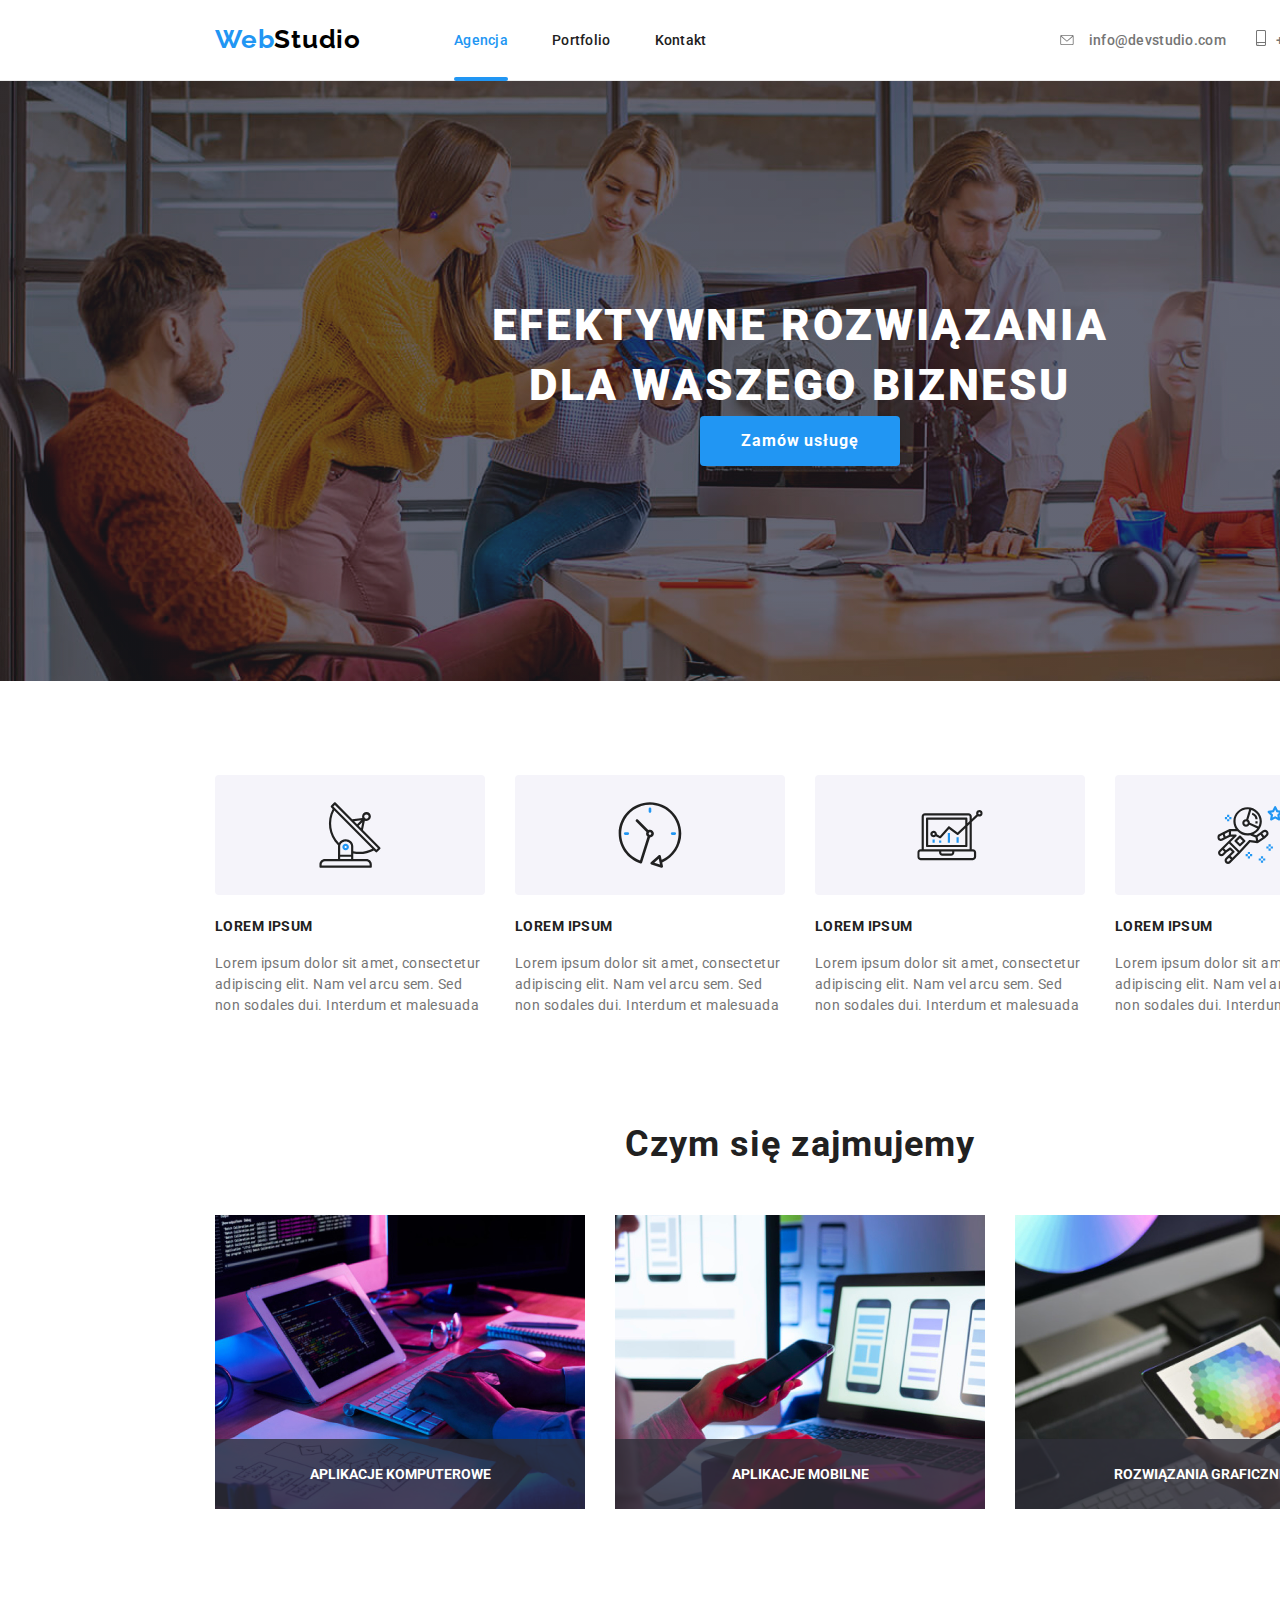
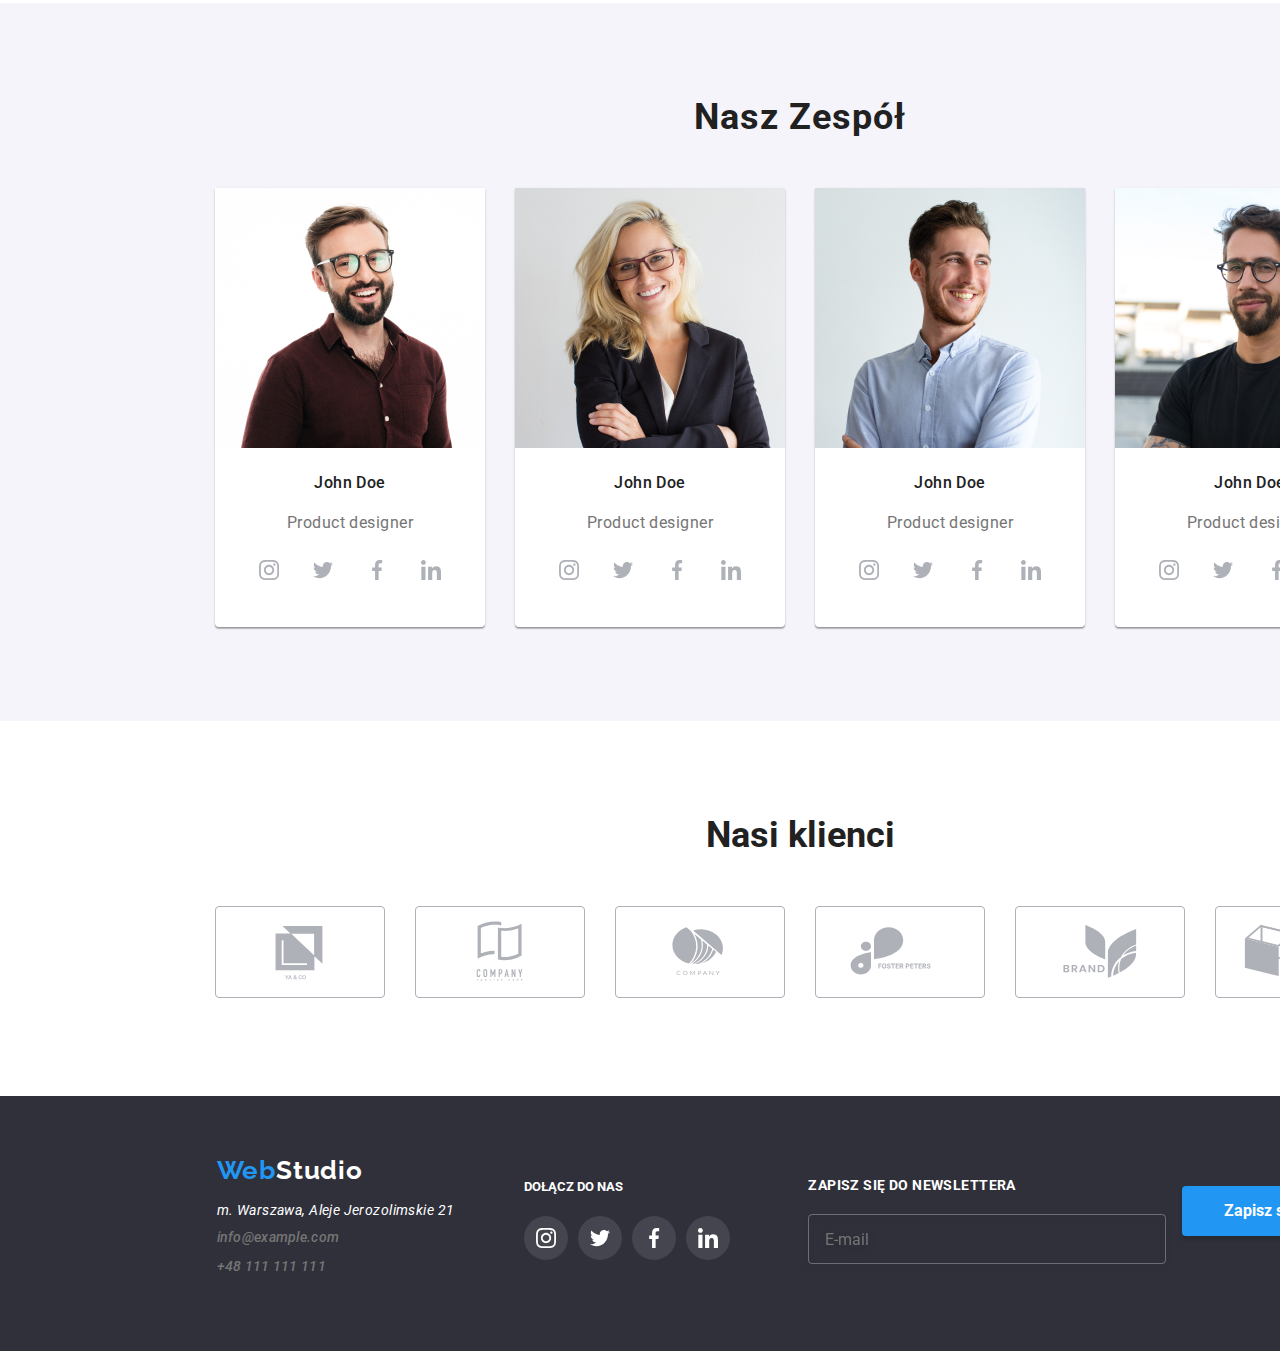
<file: index.html>
<!DOCTYPE html>
<html lang="pl">
  <head>
    <meta charset="UTF-8" />
    <meta name="viewport" content="width=device-width, initial-scale=1.0" />
    <link rel="stylesheet" href="./css/modern-normalize.css" />
    <link rel="stylesheet" href="./css/main.min.css" />
    <link rel="preconnect" href="https://fonts.googleapis.com" />
    <link rel="preconnect" href="https://fonts.gstatic.com" crossorigin />
    <link
      rel="stylesheet"
      href="https://fonts.googleapis.com/css2?family=Raleway&family=Roboto:wght@400;500;700;900&display=swap"
    />

    <link
      href="https://fonts.googleapis.com/css2?family=Oleo+Script&display=swap"
      rel="stylesheet"
    />
    <title>Studio</title>
  </head>
  <body>
    <div class="backdrop is-hidden" data-modal>
      <div class="modal">
        <button class="close-btn" type="button" data-modal-close></button>
        <form class="order" name="order">
          <p>Zostaw swoje dane w formularzu poniżej</p>
          <label class="order__label">
            Imię
            <svg class="form__icon" width="12" height="12">
              <use href="./images/icons.svg#icon-person"></use>
            </svg>
            <input
              class="form__input"
              type="text"
              name="username"
              placeholder=" "
              required
            />
          </label>
          <label class="order__label">
            <svg class="form__icon" width="12" height="12">
              <use href="./images/icons.svg#icon-phone"></use>
            </svg>
            Telefon <input class="form__input" type="tel" name="phone" required
          /></label>
          <label class="order__label">
            <svg class="form__icon" width="12" height="12">
              <use href="./images/icons.svg#icon-email"></use>
            </svg>
            Email <input class="form__input" type="email" name="email" required
          /></label>
          <label class="order__label">
            Komentarz
            <textarea
              class="order__text"
              name="comment"
              placeholder="Wprowadz tekst"
            ></textarea>
          </label>

          <div class="checkbox-wrapper">
            <input
              id="policy"
              class="order__policy-check"
              name="policy"
              type="checkbox"
            />
            <label class="order__policy-label" for="policy">
              Oświadczam iż akceptuję <a href="./index.html">Regulamin</a> i
              <a href="./index.html">Politikę Prywatności</a>
            </label>
          </div>
          <button class="order__submit" type="submit">Wyślij</button>
        </form>
      </div>
    </div>

    <header class="header">
      <div class="container">
        <div class="header__content-box">
          <div class="header__logo-nav-box">
            <a class="logo logo--header" href="./index.html">
              <span class="logo__web">Web</span>Studio
            </a>
            <nav class="nav">
              <ul class="nav__list">
                <li class="nav__item">
                  <a class="nav__link nav__link--current" href="./index.html"
                    >Agencja</a
                  >
                </li>
                <li class="nav__item">
                  <a class="nav__link" href="./portfolio.html">Portfolio</a>
                </li>
                <li class="nav__item">
                  <a class="nav__link" href="./kontakt.html">Kontakt</a>
                </li>
              </ul>
            </nav>
          </div>
          <div class="contact">
            <a class="mail" href="mailto:info@devstudio.com">
              <svg class="mail__icon" width="16" height="10">
                <use href="./images/icons.svg#icon-envelope"></use>
              </svg>
              <span class="mail__address">info@devstudio.com</span>
            </a>

            <a class="phone" href="tel:+48111111111">
              <div class="icon-container">
                <svg class="phone__icon" width="10" height="16">
                  <use href="./images/icons.svg#icon-smartphone"></use>
                </svg>
              </div>
              <span class="phone__number">+48 111 111 111</span>
            </a>
          </div>
        </div>
      </div>
    </header>

    <section class="title">
      <div class="container">
        <h1 class="title__header">EFEKTYWNE ROZWIĄZANIA DLA WASZEGO BIZNESU</h1>
        <button class="title__button" type="button" data-modal-open>
          Zamów usługę
        </button>
      </div>
    </section>

    <section class="content">
      <div class="container">
        <ul class="content__list">
          <li class="content__item">
            <article class="content__box">
              <svg
                class="content__icon"
                width="270"
                height="120"
                viewBox="0 0 60 110"
              >
                <use href="images/icons.svg#icon-antenna"></use>
              </svg>

              <h4 class="content__header">Lorem ipsum</h4>
              <p class="content__p">
                Lorem ipsum dolor sit amet, consectetur adipiscing elit. Nam vel
                arcu sem. Sed non sodales dui. Interdum et malesuada
              </p>
            </article>
          </li>
          <li class="content__item">
            <article class="content__box">
              <svg
                class="content__icon"
                width="270"
                height="120"
                viewBox="0 0 60 110"
              >
                <use href="images/icons.svg#icon-clock"></use>
              </svg>
              <h4 class="content__header">Lorem ipsum</h4>
              <p class="content__p">
                Lorem ipsum dolor sit amet, consectetur adipiscing elit. Nam vel
                arcu sem. Sed non sodales dui. Interdum et malesuada
              </p>
            </article>
          </li>
          <li class="content__item">
            <article class="content__box">
              <svg
                class="content__icon"
                height="120"
                width="270"
                viewBox="0 0 60 110"
              >
                <use href="images/icons.svg#icon-diagram"></use>
              </svg>
              <h4 class="content__header">Lorem ipsum</h4>
              <p class="content__p">
                Lorem ipsum dolor sit amet, consectetur adipiscing elit. Nam vel
                arcu sem. Sed non sodales dui. Interdum et malesuada
              </p>
            </article>
          </li>
          <li class="content__item">
            <article class="content__box">
              <svg
                class="content__icon"
                height="120"
                width="270"
                viewBox="0 0 60 110"
              >
                <use href="images/icons.svg#icon-astronaut"></use>
              </svg>
              <h4 class="content__header">Lorem ipsum</h4>
              <p class="content__p">
                Lorem ipsum dolor sit amet, consectetur adipiscing elit. Nam vel
                arcu sem. Sed non sodales dui. Interdum et malesuada
              </p>
            </article>
          </li>
        </ul>
      </div>
    </section>

    <section class="scope">
      <div class="container">
        <h2 class="scope__header">Czym się zajmujemy</h2>
        <ul class="scope__list">
          <li class="scope__item">
            <div class="scope__box">
              <img
                class="scope__img"
                src="./images/img1.jpg"
                alt="Ręce oparte na klawiaturze w pozycji gotowej do pisania. Obok leży kartka z algorytmem"
                width="370"
                height="294"
              />
              <p>Aplikacje Komputerowe</p>
            </div>
          </li>
          <li class="scope__item">
            <div class="scope__box">
              <img
                class="scope__img"
                src="./images/img2.jpg"
                alt="Ręce trzymające telefon przed ekranem laptopa, na którym wyświetlane są wzory układu elementów aplikacji"
                width="370"
                height="294"
              />
              <p>Aplikacje Mobilne</p>
            </div>
          </li>
          <li class="scope__item">
            <div class="scope__box">
              <img
                class="scope__img"
                src="./images/img3.jpg"
                alt="Ręce trzymające tableta wyświetlającego palete kolorów"
                width="370"
                height="294"
              />
              <p>Rozwiązania Graficzne</p>
            </div>
          </li>
        </ul>
      </div>
    </section>

    <section class="team">
      <div class="container">
        <h2 class="team__header">Nasz Zespół</h2>
        <ul class="team__list">
          <li class="team__item">
            <img
              class="team__img"
              src="./images/person1.jpg"
              alt="Uśmiechnięty mężczyzna z krótkim zarostem w okularach i czerwonej koluszli"
              width="270"
              height="260"
            />
            <h4 class="team__name">John Doe</h4>
            <p class="team__job">Product designer</p>
            <ul class="team__sm">
              <li>
                <a class="team__link" href="./index.html">
                  <svg
                    class="team__icon"
                    height="44"
                    width="44"
                    viewBox="0 0 20 44"
                  >
                    <use href="images/icons.svg#icon-instagram"></use>
                  </svg>
                </a>
              </li>
              <li>
                <a class="team__link" href="./index.html">
                  <svg
                    class="team__icon"
                    height="44"
                    width="44"
                    viewBox="0 0 20 44"
                  >
                    <use href="images/icons.svg#icon-twitter"></use>
                  </svg>
                </a>
              </li>
              <li>
                <a class="team__link" href="./index.html"
                  ><svg
                    class="team__icon"
                    height="44"
                    width="44"
                    viewBox="0 0 20 44"
                  >
                    <use href="images/icons.svg#icon-fb"></use>
                  </svg>
                </a>
              </li>
              <li>
                <a class="team__link" href="./index.html"
                  ><svg
                    class="team__icon"
                    height="44"
                    width="44"
                    viewBox="0 0 20 44"
                  >
                    <use href="images/icons.svg#icon-li"></use>
                  </svg>
                </a>
              </li>
            </ul>
          </li>
          <li class="team__item">
            <img
              class="team__img"
              src="./images/person2.jpg"
              alt="Uśmiechnięta Kobieta w okularach i czarnej marynarce"
              width="270"
              height="260"
            />
            <h4 class="team__name">John Doe</h4>
            <p class="team__job">Product designer</p>
            <ul class="team__sm">
              <li>
                <a class="team__link" href="./index.html">
                  <svg
                    class="team__icon"
                    height="44"
                    width="44"
                    viewBox="0 0 20 44"
                  >
                    <use href="images/icons.svg#icon-instagram"></use>
                  </svg>
                </a>
              </li>
              <li>
                <a class="team__link" href="./index.html">
                  <svg
                    class="team__icon"
                    height="44"
                    width="44"
                    viewBox="0 0 20 44"
                  >
                    <use href="images/icons.svg#icon-twitter"></use>
                  </svg>
                </a>
              </li>
              <li>
                <a class="team__link" href="./index.html"
                  ><svg
                    class="team__icon"
                    height="44"
                    width="44"
                    viewBox="0 0 20 44"
                  >
                    <use href="images/icons.svg#icon-fb"></use>
                  </svg>
                </a>
              </li>
              <li>
                <a class="team__link" href="./index.html"
                  ><svg
                    class="team__icon"
                    height="44"
                    width="44"
                    viewBox="0 0 20 44"
                  >
                    <use href="images/icons.svg#icon-li"></use>
                  </svg>
                </a>
              </li>
            </ul>
          </li>
          <li class="team__item">
            <img
              class="team__img"
              src="./images/person3.jpg"
              alt="Uśmiechnięty mężczyzna w jasnoniebieskiej koszuli"
              width="270"
              height="260"
            />
            <h4 class="team__name">John Doe</h4>
            <p class="team__job">Product designer</p>
            <ul class="team__sm">
              <li>
                <a class="team__link" href="./index.html">
                  <svg
                    class="team__icon"
                    height="44"
                    width="44"
                    viewBox="0 0 20 44"
                  >
                    <use href="images/icons.svg#icon-instagram"></use>
                  </svg>
                </a>
              </li>
              <li>
                <a class="team__link" href="./index.html">
                  <svg
                    class="team__icon"
                    height="44"
                    width="44"
                    viewBox="0 0 20 44"
                  >
                    <use href="images/icons.svg#icon-twitter"></use>
                  </svg>
                </a>
              </li>
              <li>
                <a class="team__link" href="./index.html"
                  ><svg
                    class="team__icon"
                    height="44"
                    width="44"
                    viewBox="0 0 20 44"
                  >
                    <use href="images/icons.svg#icon-fb"></use>
                  </svg>
                </a>
              </li>
              <li>
                <a class="team__link" href="./index.html"
                  ><svg
                    class="team__icon"
                    height="44"
                    width="44"
                    viewBox="0 0 20 44"
                  >
                    <use href="images/icons.svg#icon-li"></use>
                  </svg>
                </a>
              </li>
            </ul>
          </li>
          <li class="team__item">
            <img
              class="team__img"
              src="./images/person4.jpg"
              alt="Mężczyzna z krótkim zarostem w okularach i czarnej koszulce"
              width="270"
              height="260"
            />
            <h4 class="team__name">John Doe</h4>
            <p class="team__job">Product designer</p>
            <ul class="team__sm">
              <li>
                <a class="team__link" href="./index.html">
                  <svg
                    class="team__icon"
                    height="44"
                    width="44"
                    viewBox="0 0 20 44"
                  >
                    <use href="images/icons.svg#icon-instagram"></use>
                  </svg>
                </a>
              </li>
              <li>
                <a class="team__link" href="./index.html">
                  <svg
                    class="team__icon"
                    height="44"
                    width="44"
                    viewBox="0 0 20 44"
                  >
                    <use href="images/icons.svg#icon-twitter"></use>
                  </svg>
                </a>
              </li>
              <li>
                <a class="team__link" href="./index.html"
                  ><svg
                    class="team__icon"
                    height="44"
                    width="44"
                    viewBox="0 0 20 44"
                  >
                    <use href="images/icons.svg#icon-fb"></use>
                  </svg>
                </a>
              </li>
              <li>
                <a class="team__link" href="./index.html"
                  ><svg
                    class="team__icon"
                    height="44"
                    width="44"
                    viewBox="0 0 20 44"
                  >
                    <use href="images/icons.svg#icon-li"></use>
                  </svg>
                </a>
              </li>
            </ul>
          </li>
        </ul>
      </div>
    </section>

    <section class="customers">
      <div class="container">
        <h2 class="customers__header">Nasi klienci</h2>
        <ul class="customers__list">
          <li>
            <a href="./index.html" class="customers__link">
              <svg
                class="customers__icon"
                width="170"
                height="92"
                viewBox="0 0 106 44"
              >
                <use href="images/icons.svg#icon-logo-1"></use>
              </svg>
            </a>
          </li>
          <li>
            <a href="./index.html" class="customers__link">
              <svg
                class="customers__icon"
                width="170"
                height="92"
                viewBox="0 0 106 44"
              >
                <use href="images/icons.svg#icon-logo-2"></use>
              </svg>
            </a>
          </li>
          <li>
            <a href="./index.html" class="customers__link">
              <svg
                class="customers__icon"
                width="170"
                height="92"
                viewBox="0 0 106 44"
              >
                <use href="images/icons.svg#icon-logo-3"></use>
              </svg>
            </a>
          </li>
          <li>
            <a href="./index.html" class="customers__link">
              <svg
                class="customers__icon"
                width="170"
                height="92"
                viewBox="0 0 106 44"
              >
                <use href="images/icons.svg#icon-logo-4"></use>
              </svg>
            </a>
          </li>
          <li>
            <a href="./index.html" class="customers__link">
              <svg
                class="customers__icon"
                width="170"
                height="92"
                viewBox="0 0 106 44"
              >
                <use href="images/icons.svg#icon-logo-5"></use>
              </svg>
            </a>
          </li>
          <li>
            <a href="./index.html" class="customers__link">
              <svg
                class="customers__icon"
                width="170"
                height="92"
                viewBox="0 0 106 44"
              >
                <use href="images/icons.svg#icon-logo-6"></use>
              </svg>
            </a>
          </li>
        </ul>
      </div>
    </section>

    <footer class="footer">
      <div class="container">
        <div class="footer__content">
          <div class="footer__column-1">
            <a class="logo logo--footer" href="./index.html">
              <span class="logo__web">Web</span>Studio
            </a>
            <address>
              <ul class="footer__list">
                <li class="footer__address">
                  m. Warszawa, Aleje Jerozolimskie 21
                </li>
                <li>
                  <a class="footer__mail" href="mailto:info@example.com">
                    info@example.com
                  </a>
                </li>
                <li>
                  <a class="footer__phone" href="tel:+48111111111">
                    +48 111 111 111
                  </a>
                </li>
              </ul>
            </address>
          </div>

          <section class="socials">
            <h5 class="socials__header">Dołącz do nas</h5>
            <ul class="socials__list-icons">
              <li>
                <a href="./index.html" class="socials__link">
                  <svg
                    class="socials__icon"
                    height="44"
                    width="44"
                    viewBox="0 0 20 44"
                  >
                    <use href="images/icons.svg#icon-instagram"></use>
                  </svg>
                </a>
              </li>
              <li>
                <a href="./index.html" class="socials__link">
                  <svg
                    class="socials__icon"
                    height="44"
                    width="44"
                    viewBox="0 0 20 44"
                  >
                    <use href="images/icons.svg#icon-twitter"></use>
                  </svg>
                </a>
              </li>
              <li>
                <a href="./index.html" class="socials__link">
                  <svg
                    class="socials__icon"
                    height="44"
                    width="44"
                    viewBox="0 0 20 44"
                  >
                    <use href="images/icons.svg#icon-fb"></use>
                  </svg>
                </a>
              </li>
              <li>
                <a href="./index.html" class="socials__link">
                  <svg
                    class="socials__icon"
                    height="44"
                    width="44"
                    viewBox="0 0 20 44"
                  >
                    <use href="images/icons.svg#icon-li"></use>
                  </svg>
                </a>
              </li>
            </ul>
          </section>
          <div class="footer__form">
            <form class="newsletter">
              <label class="newsletter__label" for="newsletter">
                Zapisz się do newslettera
              </label>
              <input
                id="newsletter"
                class="newsletter__input"
                name="newsletter"
                type="email"
                placeholder="E-mail"
              />
              <button class="newsletter__submit" type="submit">
                <span class="newsletter__button-text">Zapisz się</span>
                <svg class="newsletter__icon" width="24" height="24">
                  <use href="./images/icons.svg#icon-send"></use>
                </svg>
              </button>
            </form>
          </div>
        </div>
      </div>
    </footer>

    <script src="./js/modal.js"></script>
  </body>
</html>
</file>
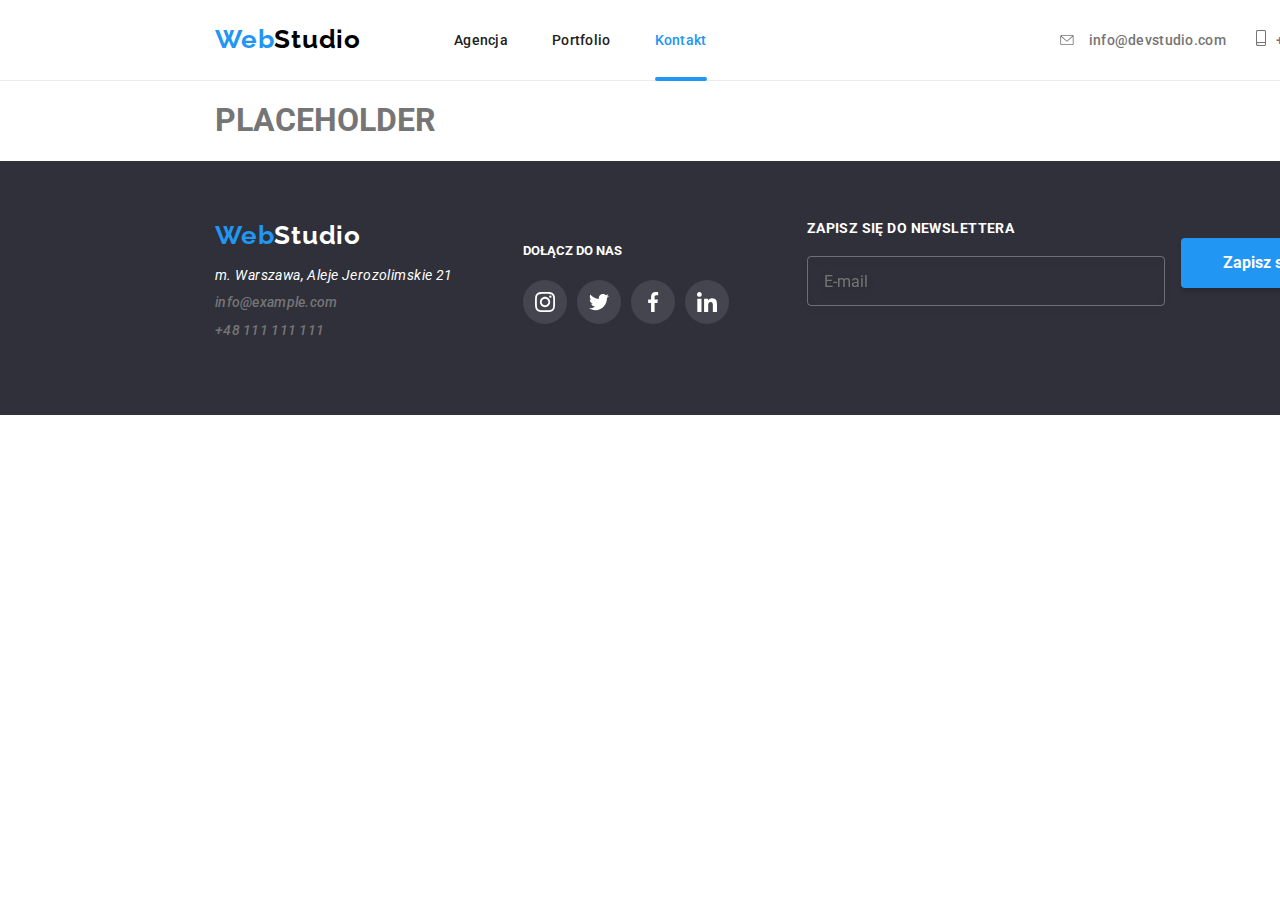
<file: kontakt.html>
<!DOCTYPE html>
<html lang="pl">
  <head>
    <meta charset="UTF-8" />
    <meta name="viewport" content="width=device-width, initial-scale=1.0" />
    <link rel="stylesheet" href="./css/styles.css" />
    <link rel="stylesheet" href="./css/modern-normalize.css" />
    <link rel="preconnect" href="https://fonts.googleapis.com" />
    <link rel="preconnect" href="https://fonts.gstatic.com" crossorigin />
    <link
      rel="stylesheet"
      href="https://fonts.googleapis.com/css2?family=Raleway&family=Roboto:wght@400;500;700;900&display=swap"
    />

    <link
      href="https://fonts.googleapis.com/css2?family=Oleo+Script&display=swap"
      rel="stylesheet"
    />
    <title>Studio</title>
  </head>
  <body id="agencja-page">
    <header class="header">
      <div class="container">
        <div class="header__content-box">
          <div class="header__logo-nav-box">
            <a class="logo logo--header" href="./index.html">
              <span class="logo__web">Web</span>Studio
            </a>
            <nav class="nav">
              <ul class="nav__list">
                <li class="nav__item">
                  <a class="nav__link" href="./index.html">Agencja</a>
                </li>
                <li class="nav__item">
                  <a class="nav__link" href="./portfolio.html">Portfolio</a>
                </li>
                <li class="nav__item">
                  <a class="nav__link nav__link--current" href="./kontakt.html"
                    >Kontakt</a
                  >
                </li>
              </ul>
            </nav>
          </div>
          <div class="contact">
            <a class="mail" href="mailto:info@devstudio.com">
              <svg class="mail__icon" width="16" height="10">
                <use href="./images/icons.svg#icon-envelope"></use>
              </svg>
              <span class="mail__address">info@devstudio.com</span>
            </a>

            <a class="phone" href="tel:+48111111111">
              <div class="icon-container">
                <svg class="phone__icon" width="10" height="16">
                  <use href="./images/icons.svg#icon-smartphone"></use>
                </svg>
              </div>
              <span class="phone__number">+48 111 111 111</span>
            </a>
          </div>
        </div>
      </div>
    </header>
    <main><h1 style="margin-left: 215px">PLACEHOLDER</h1></main>
    <footer class="footer">
      <div class="container">
        <div class="footer__content">
          <div class="footer__column-1">
            <a class="logo logo--footer" href="./index.html">
              <span class="logo__web">Web</span>Studio
            </a>
            <address>
              <ul class="footer__list">
                <li class="footer__address">
                  m. Warszawa, Aleje Jerozolimskie 21
                </li>
                <li>
                  <a class="footer__mail" href="mailto:info@example.com">
                    info@example.com
                  </a>
                </li>
                <li>
                  <a class="footer__phone" href="tel:+48111111111">
                    +48 111 111 111
                  </a>
                </li>
              </ul>
            </address>
          </div>

          <section class="socials">
            <h5 class="socials__header">Dołącz do nas</h5>
            <ul class="socials__list-icons">
              <li>
                <a href="./index.html" class="socials__link">
                  <svg
                    class="socials__icon"
                    height="44"
                    width="44"
                    viewBox="0 0 20 44"
                  >
                    <use href="images/icons.svg#icon-instagram"></use>
                  </svg>
                </a>
              </li>
              <li>
                <a href="./index.html" class="socials__link">
                  <svg
                    class="socials__icon"
                    height="44"
                    width="44"
                    viewBox="0 0 20 44"
                  >
                    <use href="images/icons.svg#icon-twitter"></use>
                  </svg>
                </a>
              </li>
              <li>
                <a href="./index.html" class="socials__link">
                  <svg
                    class="socials__icon"
                    height="44"
                    width="44"
                    viewBox="0 0 20 44"
                  >
                    <use href="images/icons.svg#icon-fb"></use>
                  </svg>
                </a>
              </li>
              <li>
                <a href="./index.html" class="socials__link">
                  <svg
                    class="socials__icon"
                    height="44"
                    width="44"
                    viewBox="0 0 20 44"
                  >
                    <use href="images/icons.svg#icon-li"></use>
                  </svg>
                </a>
              </li>
            </ul>
          </section>
          <div class="footer__form">
            <form class="newsletter">
              <label class="newsletter__label" for="newsletter">
                Zapisz się do newslettera
              </label>
              <input
                id="newsletter"
                class="newsletter__input"
                name="newsletter"
                type="email"
                placeholder="E-mail"
              />
              <button class="newsletter__submit" type="submit">
                <span class="newsletter__button-text">Zapisz się</span>
                <svg class="newsletter__icon" width="24" height="24">
                  <use href="./images/icons.svg#icon-send"></use>
                </svg>
              </button>
            </form>
          </div>
        </div>
      </div>
    </footer>
  </body>
</html>
</file>
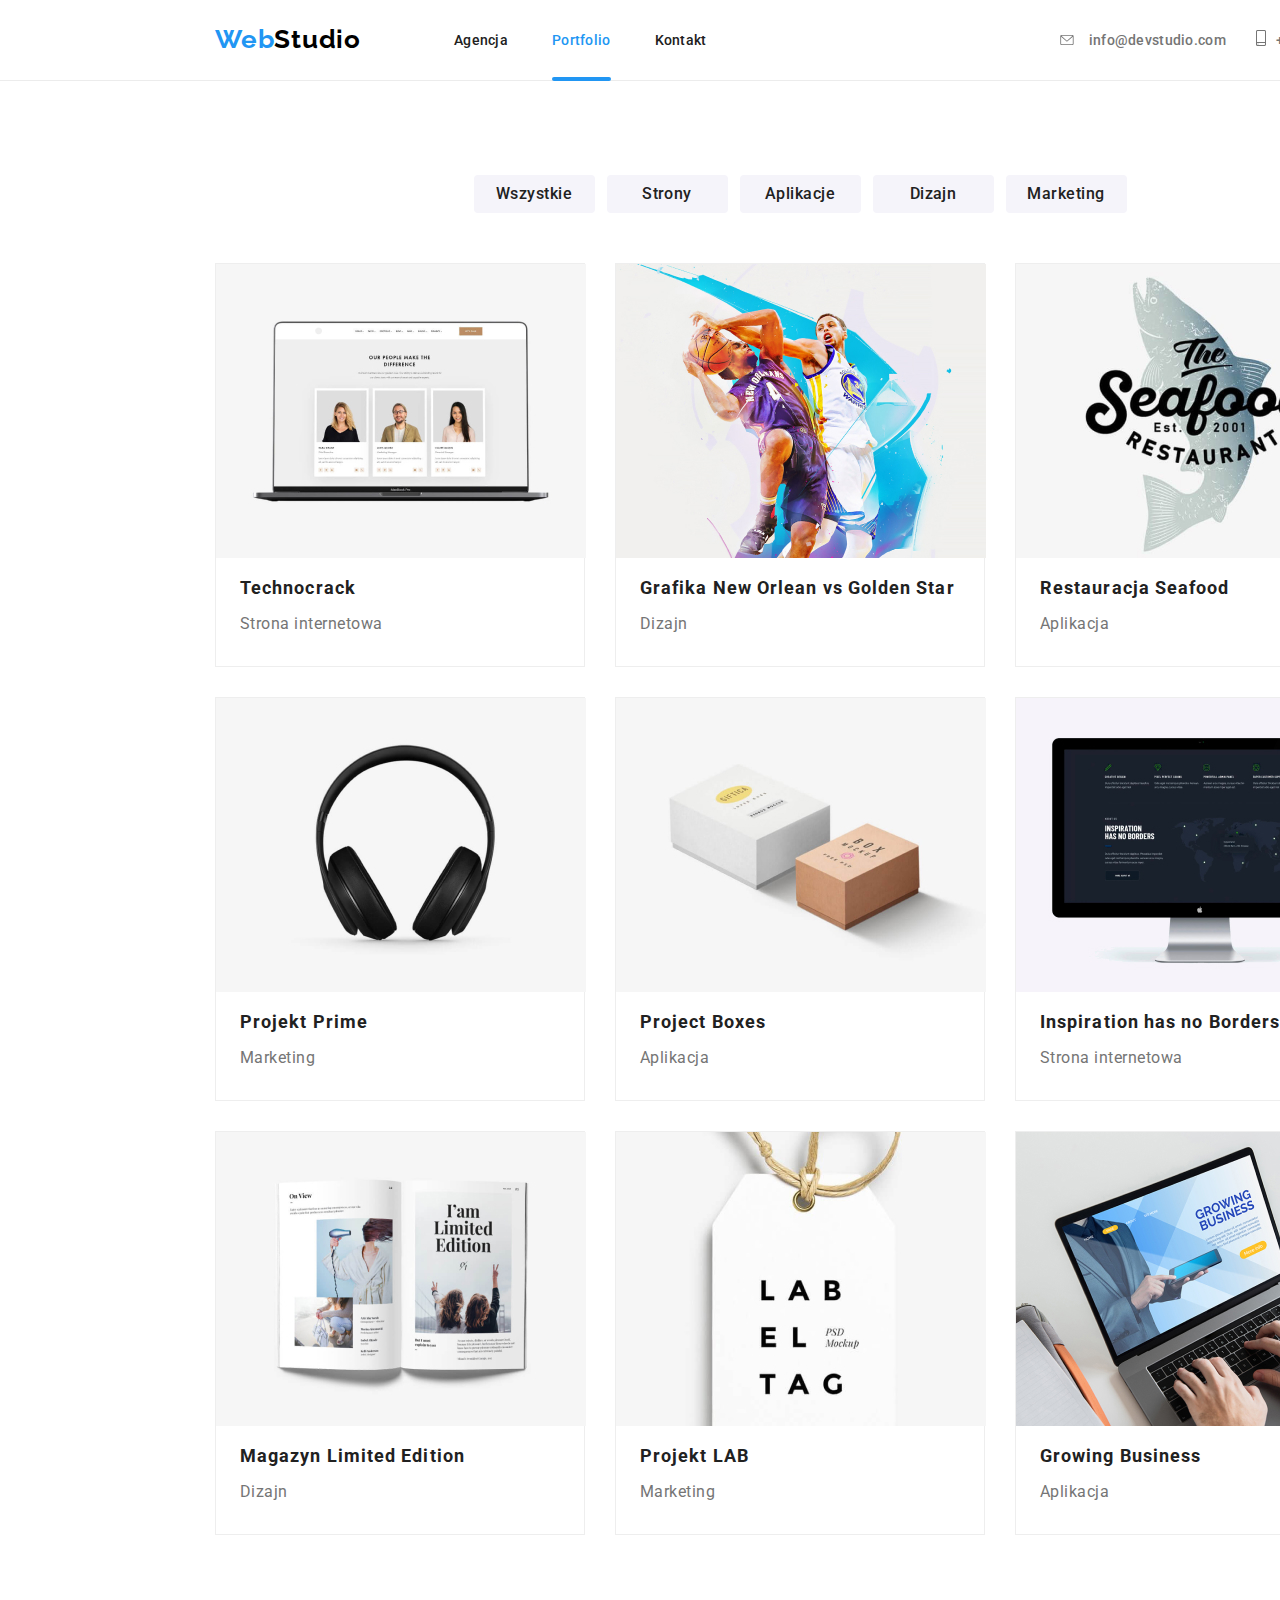
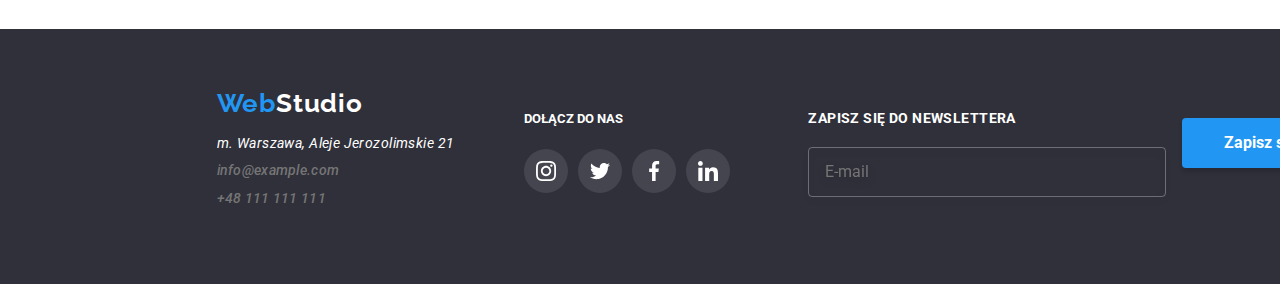
<file: portfolio.html>
<!DOCTYPE html>
<html lang="pl">
  <head>
    <meta charset="UTF-8" />
    <meta name="viewport" content="width=device-width, initial-scale=1.0" />
    <link rel="stylesheet" href="./css/main.min.css" />
    <link rel="stylesheet" href="./css/modern-normalize.css" />
    <link rel="preconnect" href="https://fonts.googleapis.com" />
    <link rel="preconnect" href="https://fonts.gstatic.com" crossorigin />
    <link
      href="https://fonts.googleapis.com/css2?family=Raleway&family=Roboto:wght@400;500;700;900&display=swap"
      rel="stylesheet"
    />
    <title>Studio</title>
  </head>
  <body id="portfolio-page">
    <header class="header">
      <div class="container">
        <div class="header__content-box">
          <div class="header__logo-nav-box">
            <a class="logo logo--header" href="./index.html">
              <span class="logo__web">Web</span>Studio
            </a>
            <nav class="nav">
              <ul class="nav__list">
                <li class="nav__item">
                  <a class="nav__link" href="./index.html">Agencja</a>
                </li>
                <li class="nav__item">
                  <a
                    class="nav__link nav__link--current"
                    href="./portfolio.html"
                    >Portfolio</a
                  >
                </li>
                <li class="nav__item">
                  <a class="nav__link" href="./kontakt.html">Kontakt</a>
                </li>
              </ul>
            </nav>
          </div>
          <div class="contact">
            <a class="mail" href="mailto:info@devstudio.com">
              <svg class="mail__icon" width="16" height="10">
                <use href="./images/icons.svg#icon-envelope"></use>
              </svg>
              <span class="mail__address">info@devstudio.com</span>
            </a>

            <a class="phone" href="tel:+48111111111">
              <div class="icon-container">
                <svg class="phone__icon" width="10" height="16">
                  <use href="./images/icons.svg#icon-smartphone"></use>
                </svg>
              </div>
              <span class="phone__number">+48 111 111 111</span>
            </a>
          </div>
        </div>
      </div>
    </header>

    <main class="main">
      <div class="container">
        <ul class="filters">
          <li class="filters__item">
            <button class="filters__buttons" type="button">Wszystkie</button>
          </li>
          <li class="filters__item">
            <button class="filters__buttons" type="button">Strony</button>
          </li>
          <li class="filters__item">
            <button class="filters__buttons" type="button">Aplikacje</button>
          </li>
          <li class="filters__item">
            <button class="filters__buttons" type="button">Dizajn</button>
          </li>
          <li class="filters__item">
            <button class="filters__buttons" type="button">Marketing</button>
          </li>
        </ul>

        <ul class="products">
          <li class="products__item">
            <div class="products__container">
              <img
                src="./images/portfolio-1.jpg"
                alt="Laptop displaying employees profiles"
                width="370"
                height="294"
              />
              <div class="products__box">
                <p class="products__description">
                  Technocrack jest popularną platformą wykorzystywaną do
                  rozpowszechniania koronawirusa. Firmy wykorzystują tę
                  platformę do celów szpiegowskich i ataków na niezabezpieczone
                  serwery konkurencji
                </p>
              </div>
            </div>
            <h4 class="products__name">Technocrack</h4>
            <p class="products__tag">Strona internetowa</p>
          </li>
          <li class="products__item">
            <div class="products__container">
              <img
                src="./images/portfolio-2.jpg"
                alt="Two basketball players, one is trying to block a shot of the other"
                width="370"
                height="294"
              />

              <div class="products__box">
                <p class="products__description">
                  Technocrack jest popularną platformą wykorzystywaną do
                  rozpowszechniania koronawirusa. Firmy wykorzystują tę
                  platformę do celów szpiegowskich i ataków na niezabezpieczone
                  serwery konkurencji
                </p>
              </div>
            </div>
            <h4 class="products__name">Grafika New Orlean vs Golden Star</h4>
            <p class="products__tag">Dizajn</p>
          </li>
          <li class="products__item">
            <div class="products__container">
              <img
                src="./images/portfolio-3.jpg"
                alt="The Seafood restaurant logo with a fish in the back"
                width="370"
                height="294"
              />

              <div class="products__box">
                <p class="products__description">
                  Technocrack jest popularną platformą wykorzystywaną do
                  rozpowszechniania koronawirusa. Firmy wykorzystują tę
                  platformę do celów szpiegowskich i ataków na niezabezpieczone
                  serwery konkurencji
                </p>
              </div>
            </div>
            <h4 class="products__name">Restauracja Seafood</h4>
            <p class="products__tag">Aplikacja</p>
          </li>
          <li class="products__item">
            <div class="products__container">
              <img
                src="./images/portfolio-4.jpg"
                alt="Blach wireless headphones"
                width="370"
                height="294"
              />
              <div class="products__box">
                <p class="products__description">
                  Technocrack jest popularną platformą wykorzystywaną do
                  rozpowszechniania koronawirusa. Firmy wykorzystują tę
                  platformę do celów szpiegowskich i ataków na niezabezpieczone
                  serwery konkurencji
                </p>
              </div>
            </div>
            <h4 class="products__name">Projekt Prime</h4>
            <p class="products__tag">Marketing</p>
          </li>
          <li class="products__item">
            <div class="products__container">
              <img
                src="./images/portfolio-5.jpg"
                alt="Two boxes on a white background"
                width="370"
                height="294"
              />
              <div class="products__box">
                <p class="products__description">
                  Technocrack jest popularną platformą wykorzystywaną do
                  rozpowszechniania koronawirusa. Firmy wykorzystują tę
                  platformę do celów szpiegowskich i ataków na niezabezpieczone
                  serwery konkurencji
                </p>
              </div>
            </div>
            <h4 class="products__name">Project Boxes</h4>
            <p class="products__tag">Aplikacja</p>
          </li>
          <li class="products__item">
            <div class="products__container">
              <img
                src="./images/portfolio-6.jpg"
                alt="An Apple screen displaying a world map with a sign saying Inspiration has no borders"
                width="370"
                height="294"
              />
              <div class="products__box">
                <p class="products__description">
                  Technocrack jest popularną platformą wykorzystywaną do
                  rozpowszechniania koronawirusa. Firmy wykorzystują tę
                  platformę do celów szpiegowskich i ataków na niezabezpieczone
                  serwery konkurencji
                </p>
              </div>
            </div>
            <h4 class="products__name">Inspiration has no Borders</h4>
            <p class="products__tag">Strona internetowa</p>
          </li>
          <li class="products__item">
            <div class="products__container">
              <img
                src="./images/portfolio-7.jpg"
                alt="Limited edition of a magizne"
                width="370"
                height="294"
              />
              <div class="products__box">
                <p class="products__description">
                  Technocrack jest popularną platformą wykorzystywaną do
                  rozpowszechniania koronawirusa. Firmy wykorzystują tę
                  platformę do celów szpiegowskich i ataków na niezabezpieczone
                  serwery konkurencji
                </p>
              </div>
            </div>
            <h4 class="products__name">Magazyn Limited Edition</h4>
            <p class="products__tag">Dizajn</p>
          </li>
          <li class="products__item">
            <div class="products__container">
              <img
                src="./images/portfolio-8.jpg"
                alt="Label tag"
                width="370"
                height="294"
              />
              <div class="products__box">
                <p class="products__description">
                  Technocrack jest popularną platformą wykorzystywaną do
                  rozpowszechniania koronawirusa. Firmy wykorzystują tę
                  platformę do celów szpiegowskich i ataków na niezabezpieczone
                  serwery konkurencji
                </p>
              </div>
            </div>
            <h4 class="products__name">Projekt LAB</h4>
            <p class="products__tag">Marketing</p>
          </li>
          <li class="products__item">
            <div class="products__container">
              <img
                src="./images/portfolio-9.jpg"
                alt="Laptop displaying growing business website"
                width="370"
                height="294"
              />
              <div class="products__box">
                <p class="products__description">
                  Technocrack jest popularną platformą wykorzystywaną do
                  rozpowszechniania koronawirusa. Firmy wykorzystują tę
                  platformę do celów szpiegowskich i ataków na niezabezpieczone
                  serwery konkurencji
                </p>
              </div>
            </div>
            <h4 class="products__name">Growing Business</h4>
            <p class="products__tag">Aplikacja</p>
          </li>
        </ul>
      </div>
    </main>

    <footer class="footer">
      <div class="container">
        <div class="footer__content">
          <div class="footer__column-1">
            <a class="logo logo--footer" href="./index.html">
              <span class="logo__web">Web</span>Studio
            </a>
            <address>
              <ul class="footer__list">
                <li class="footer__address">
                  m. Warszawa, Aleje Jerozolimskie 21
                </li>
                <li>
                  <a class="footer__mail" href="mailto:info@example.com">
                    info@example.com
                  </a>
                </li>
                <li>
                  <a class="footer__phone" href="tel:+48111111111">
                    +48 111 111 111
                  </a>
                </li>
              </ul>
            </address>
          </div>

          <section class="socials">
            <h5 class="socials__header">Dołącz do nas</h5>
            <ul class="socials__list-icons">
              <li>
                <a href="./index.html" class="socials__link">
                  <svg
                    class="socials__icon"
                    height="44"
                    width="44"
                    viewBox="0 0 20 44"
                  >
                    <use href="images/icons.svg#icon-instagram"></use>
                  </svg>
                </a>
              </li>
              <li>
                <a href="./index.html" class="socials__link">
                  <svg
                    class="socials__icon"
                    height="44"
                    width="44"
                    viewBox="0 0 20 44"
                  >
                    <use href="images/icons.svg#icon-twitter"></use>
                  </svg>
                </a>
              </li>
              <li>
                <a href="./index.html" class="socials__link">
                  <svg
                    class="socials__icon"
                    height="44"
                    width="44"
                    viewBox="0 0 20 44"
                  >
                    <use href="images/icons.svg#icon-fb"></use>
                  </svg>
                </a>
              </li>
              <li>
                <a href="./index.html" class="socials__link">
                  <svg
                    class="socials__icon"
                    height="44"
                    width="44"
                    viewBox="0 0 20 44"
                  >
                    <use href="images/icons.svg#icon-li"></use>
                  </svg>
                </a>
              </li>
            </ul>
          </section>
          <div class="footer__form">
            <form class="newsletter">
              <label class="newsletter__label" for="newsletter">
                Zapisz się do newslettera
              </label>
              <input
                id="newsletter"
                class="newsletter__input"
                name="newsletter"
                type="email"
                placeholder="E-mail"
              />
              <button class="newsletter__submit" type="submit">
                <span class="newsletter__button-text">Zapisz się</span>
                <svg class="newsletter__icon" width="24" height="24">
                  <use href="./images/icons.svg#icon-send"></use>
                </svg>
              </button>
            </form>
          </div>
        </div>
      </div>
    </footer>
  </body>
</html>
</file>
<file: css/styles.css>
:root {
  --dark-font-color: #212121;
  --company-blue: #2196f3;
  --main-font-color: #757575;
  --opaque-bg-color: #2f303a66;
  --dark-background-color: #2f303a;
  --light-background-color: #f5f4fa;
  --list-border-color: #eeeeee;
  --white-color: #ffffff;
  --black-color: #000000;
  --header-border: #ececec;
  --icon-color: #afb1b8;
  --icon-border: #afb1b8;
  --black-opaque: rgba(255, 255, 255, 0.1);
  --grey-opaque: rgba(47, 48, 58, 0.8);
  --blue-opaque: rgba(33, 150, 243, 0.9);
  --transition-timing: cubic-bezier(0.4, 0, 0.2, 1);
}

body {
  font-family: "Roboto";
  color: var(--main-font-color);
}

ul {
  padding: 0;
  list-style: none;
}
.container {
  width: 1600px;
  margin: 0 auto;
}
.container > * {
  margin: 0 auto;
  width: fit-content;
}

.backdrop {
  position: fixed;
  width: 100%;
  height: 100%;
  background-color: rgba(0, 0, 0, 0.2);
  z-index: 1;

  transition-property: visibility, opacity;
  transition-duration: 0.25s;
  opacity: 1;
  visibility: visible;
}

.is-hidden {
  pointer-events: none;
  visibility: hidden;
  opacity: 0;
}

.modal {
  position: absolute;
  width: 528px;
  height: 581px;
  top: 50%;
  left: 50%;
  transform: translateX(-50%) translateY(-50%);
  background: var(--white-color);
  box-shadow: 0px 1px 3px rgba(0, 0, 0, 0.12), 0px 1px 1px rgba(0, 0, 0, 0.14),
    0px 2px 1px rgba(0, 0, 0, 0.2);
  border-radius: 4px;
}

.close-btn {
  width: 30px;
  height: 30px;
  border-radius: 50%;
  border: 1px solid rgba(0, 0, 0, 0.1);
  background: var(--white-color) url("../images/icons/close.svg") no-repeat;
  background-position: 50% 50%;
  position: absolute;
  top: 8px;
  left: 490px;
}

.close-btn:hover,
.close-btn:focus {
  cursor: pointer;
}

.order {
  display: flex;
  flex-wrap: wrap;
  justify-content: center;
  margin-top: 40px;
}

.order > p {
  font-weight: 700;
  font-size: 20px;
  line-height: 1.17;
  text-align: center;
  letter-spacing: 0.03em;
  color: var(--dark-font-color);
  margin: 0px auto 12px;
}

.order__label {
  width: 448px;
  margin-bottom: 4px;
  font-size: 12px;
  line-height: 1;
  position: relative;
}

.form__icon {
  width: 13px;
  height: 13px;
  fill: #000000;
  position: absolute;
  top: 31px;
  left: 15px;
  transition-property: fill, border-color;
  transition-duration: 0.25s;
  transition-timing-function: cubic-bezier(0.4, 0, 0.2, 1);
}

.order__label:focus-within .form__icon {
  fill: var(--company-blue);
}

.order__label:focus-within .form__input {
  outline: none;
  border-color: var(--company-blue);
}
.order__label:focus-within .order__text {
  outline: none;
  border-color: var(--company-blue);
}

.order > label:nth-child(-n + 4) > input {
  width: 448px;
  height: 40px;
  border: 1px solid rgba(33, 33, 33, 0.2);
  border-radius: 4px;
  margin-bottom: 10px;
  margin-top: 4px;
  padding-left: 42px;
}

.order__text {
  width: 448px;
  height: 120px;
  resize: none;
  border: 1px solid rgba(33, 33, 33, 0.2);
  border-radius: 4px;
  margin-bottom: 10px;
  margin-top: 4px;
  padding-left: 16px;
  padding-top: 12px;
  font-size: 12px;
  line-height: 1.17;
}

.order-submit {
  width: 200px;
  height: 50px;
  background: var(--company-blue);
  box-shadow: 0px 4px 4px rgba(0, 0, 0, 0.15);
  border-radius: 4px;
  border: none;
  color: white;
  margin-top: 30px;
}

.policy-label {
  margin-left: 15px;
  font-size: 14px;
  line-height: 1.71;
  letter-spacing: 0.03em;
  cursor: pointer;
  position: relative;
  width: 448px;
}

.policy-check {
  height: 16px;
  width: 16px;
  cursor: pointer;
  appearance: none;
}
.policy-label::before {
  display: block;
  position: absolute;
  left: -23px;
  top: 4px;
  content: "";
  width: 16px;
  height: 15px;
  border: 2px solid var(--dark-font-color);
  border-radius: 3px;
  transition-property: border, background-image;
  transition-duration: 0.25s;
  transition-timing-function: cubic-bezier(0.4, 0, 0.2, 1);
  background-repeat: no-repeat;
  background-size: auto 100%;
  background-position: center;
}

.policy-check:checked + .policy-label::before {
  border: none;
  background-image: url("../images/icons/check.svg");
}
.footer__form {
  width: 575px;
  margin-left: 78px;
  display: flex;
  flex-wrap: wrap;
}

.newsletter__input {
  width: 358px;
  height: 50px;

  border: 1px solid rgba(255, 255, 255, 0.3);
  filter: drop-shadow(0px 4px 4px rgba(0, 0, 0, 0.15));
  border-radius: 4px;
  margin-top: 20px;
  padding-left: 16px;
  background-color: transparent;
}

.newsletter__submit {
  width: 200px;
  height: 50px;
  background: var(--company-blue);
  box-shadow: 0px 4px 4px rgba(0, 0, 0, 0.15);
  border-radius: 4px;
  border: none;
  color: white;

  font-weight: 700;
  font-size: 16px;
  line-height: 1.88;

  margin-left: 12px;

  position: relative;
}

.newsletter__label {
  width: 358px;
  color: white;
  font-weight: 700;
  font-size: 14px;
  line-height: 1.12;
  letter-spacing: 0.03em;
  text-transform: uppercase;
  display: block;
}

.header {
  border-bottom: 1px solid var(--header-border);
}

.header > .container {
  height: 80px;
  display: flex;
  align-items: center;
  align-content: center;
}

.container > .header__content-box {
  width: 1170px;
  display: flex;
  justify-content: space-between;
}

.title > .container {
  height: 600px;
  display: flex;
  align-items: center;
  justify-content: center;
  flex-direction: column;
  background-color: var(--dark-background-color);
  background-image: linear-gradient(
      to bottom,
      var(--opaque-bg-color) 0%,
      var(--opaque-bg-color) 100%
    ),
    url(../images/Background-1.jpg);
  background-size: cover;
  padding-top: 94px;
  padding-bottom: 94px;
}

.content__icon {
  background-color: var(--light-background-color);
  border-radius: 4px;
}

.header__logo-nav-box {
  display: flex;
  align-items: center;
  justify-content: space-between;

  /* margin-left: 215px; */
}

.contact {
  display: flex;
  align-items: center;
  justify-content: space-between;
}

.title__header {
  width: 696px;

  font-weight: 900;
  font-size: 44px;
  line-height: 1.36;

  text-align: center;
  letter-spacing: 0.06em;
  text-transform: uppercase;
  color: var(--white-color);
}

.title__button {
  width: 200px;
  height: 50px;

  background: var(--company-blue);
  box-shadow: 0px 4px 4px rgba(0, 0, 0, 0.15);
  border-radius: 4px;
  border: none;

  color: var(--white-color);
  font-weight: 700;

  align-items: center;
  text-align: center;
  letter-spacing: 0.06em;
}

.title__button:hover {
  cursor: pointer;
}

.logo {
  font-family: "Raleway";
  text-decoration: none;
  font-weight: 700;
  font-size: 26px;
  letter-spacing: 0.03em;
}

.logo--header {
  margin-right: 93px;
  color: var(--black-color);
}

.logo--footer {
  margin-bottom: 20px;
  color: var(--white-color);
}

.logo__web {
  color: var(--company-blue);
}

.nav__item {
  display: inline;
  margin-right: 40px;
}

.nav__item:last-child {
  margin-right: 0;
}

.nav__link {
  text-decoration: none;
  font-weight: 500;
  font-size: 14px;
  letter-spacing: 0.02em;
  color: var(--dark-font-color);
}

.nav__link--current {
  color: var(--company-blue);
  position: relative;
}

.nav__link--current::after {
  border-radius: 4px;
  content: "";
  width: 100%;
  height: 4px;
  background-color: var(--company-blue);
  display: inline-block;
  position: absolute;
  top: 45px;
  left: 0;
}

.mail {
  text-decoration: none;
  color: var(--main-font-color);
  margin-right: 30px;
  font-weight: 500;
  font-size: 14px;
  letter-spacing: 0.02em;

  transition-property: color;
  transition-duration: 0.25s;
  transition-timing-function: var(--transition-timing);
}

.mail:hover {
  color: var(--company-blue);
  cursor: pointer;
}

.mail__icon {
  fill: var(--main-font-color);
  transition-property: fill;
  transition-duration: 0.25s;
  transition-timing-function: var(--transition-timing);
}

.mail:hover > .mail__icon,
.mail:focus > .mail__icon {
  fill: var(--company-blue);
}

.mail:focus {
  color: var(--company-blue);
}

.phone {
  display: inline-flex;
  align-items: center;

  text-decoration: none;
  color: var(--mian-font-color);
  font-weight: 500;
  font-size: 14px;
  letter-spacing: 0.02em;
  transition-property: color;
  transition-duration: 0.25s;
  transition-timing-function: var(--transition-timing);
}

.phone__number {
  margin-left: 10px;
}

.mail__address {
  margin-left: 10px;
}

.phone:hover {
  color: var(--company-blue);
  cursor: pointer;
}

.phone:focus {
  color: var(--company-blue);
}

.phone__icon {
  fill: var(--main-font-color);
  transition-property: fill;
  transition-duration: 0.25s;
  transition-timing-function: var(--transition-timing);
}

.phone:hover .phone__icon,
.phone:focus .phone__icon {
  fill: var(--company-blue);
}

.content {
  padding-top: 94px;
  padding-bottom: 94px;
}

.content__list {
  list-style-type: none;
}

.content__list {
  display: flex;
  gap: 30px;
}

.content__header {
  font-weight: 700;
  font-size: 14px;
  letter-spacing: 0.03em;
  text-transform: uppercase;

  color: var(--dark-font-color);
}
.content__p {
  width: 270px;

  font-weight: 400;
  font-size: 14px;
  line-height: 1.5;
  letter-spacing: 0.03em;
}

.scope {
  padding-bottom: 94px;
}

.scope__header {
  margin: auto;
  font-weight: 700;
  font-size: 36px;
  text-align: center;
  letter-spacing: 0.03em;

  color: var(--dark-font-color);
}

.scope__list {
  list-style-type: none;
  margin-top: 50px;
  display: flex;
  gap: 30px;
}

.scope__list > .scope__box > li:first-child {
  margin-left: 0;
}

.scope__box {
  width: 370px;
  height: 294px;
  position: relative;
}

.scope__box > p {
  background: var(--grey-opaque);
  color: var(--white-color);
  text-transform: uppercase;
  position: absolute;
  bottom: 0;
  width: 370px;
  height: 70px;
  margin: 0;
  display: flex;
  align-items: center;
  justify-content: center;
  font-weight: 700;
  font-size: 14px;
}

.team {
  padding-top: 94px;
  padding-bottom: 94px;

  background: var(--light-background-color);
}

.team__list {
  list-style-type: none;
  display: flex;
  gap: 30px;
  /* margin-left: 215px; */
  margin-top: 50px;
}

.team__header {
  margin: auto;
  font-weight: 700;
  font-size: 36px;
  text-align: center;
  letter-spacing: 0.03em;
  color: var(--dark-font-color);
}

.team__item {
  width: 270px;
  /* height: 368px; */

  box-shadow: 0px 1px 3px rgba(0, 0, 0, 0.12), 0px 1px 1px rgba(0, 0, 0, 0.14),
    0px 2px 1px rgba(0, 0, 0, 0.2);
  border-radius: 0px 0px 4px 4px;
  background: var(--white-color);
  padding-bottom: 30px;
}

.team__name {
  font-weight: 500;

  text-align: center;
  letter-spacing: 0.03em;

  color: var(--dark-font-color);
}

.team__job {
  font-weight: 400;

  text-align: center;
  letter-spacing: 0.03em;
}

.team__sm {
  display: flex;
  justify-content: flex-start;
  gap: 10px;
}
.team__sm > li {
  margin: 0;
}
.team__icon {
  fill: var(--icon-color);
  border-radius: 50%;
  transition-property: fill, background-color;
  transition-duration: 0.25s;
  transition-timing-function: var(--transition-timing);
}

.team__sm > li:first-child {
  margin-left: 32px;
}

.team__link:hover > .team__icon,
.team__link:focus > .team__icon {
  fill: white;
  background-color: var(--company-blue);
}

.customers > .container {
  /* padding: 94px 0 94px 215px; */
  padding: 94px 0;
}

.customers__header {
  margin: 0 auto 50px;
  text-align: center;
  font-weight: 700;
  font-size: 36px;
  color: var(--dark-font-color);
}

.customers__list {
  display: flex;
  gap: 30px;
}

.customers__icon {
  border: 1px solid var(--icon-border);
  border-radius: 4px;
  fill: var(--icon-color);
  transition-property: fill, border-color;
  transition-duration: 0.25s;
  transition-timing-function: var(--transition-timing);
}
.customers__icon:hover,
.customers__link:focus > .customers__icon {
  fill: var(--company-blue);
  border-color: var(--company-blue);
  cursor: pointer;
}

.footer {
  background: var(--dark-background-color);
}

.footer > .container > .footer__content {
  margin: 0 auto;
  width: 1170px;
  display: flex;
  justify-content: flex-start;
  padding: 60px 0;
}

.footer__list {
  list-style-type: none;
  padding-inline-start: 0px;
}

.footer__list > li {
  margin: 10px 0;
}

.footer__address {
  font-weight: 400;
  font-size: 14px;

  letter-spacing: 0.03em;

  color: var(--white-color);
}

.footer__mail {
  text-decoration: none;
  color: var(--mian-font-color);

  font-weight: 500;
  font-size: 14px;
  letter-spacing: 0.02em;
  transition-property: color;
  transition-duration: 0.25s;
  transition-timing-function: var(--transition-timing);
}

.footer__mail:hover {
  color: var(--company-blue);
}

.footer__mail:focus {
  color: var(--company-blue);
}

.footer__phone {
  text-decoration: none;
  color: var(--mian-font-color);

  font-weight: 500;
  font-size: 14px;
  letter-spacing: 0.02em;
  transition-property: color;
  transition-duration: 0.25s;
  transition-timing-function: var(--transition-timing);
}

.footer__phone:hover {
  color: var(--company-blue);
}

.footer__phone:focus {
  color: var(--company-blue);
}

.socials {
  display: inline;
  margin-left: 70px;
}

.socials__header {
  text-transform: uppercase;
  color: var(--white-color);
}

.socials__list-icons {
  display: flex;
  gap: 10px;
}

.socials__icon {
  fill: var(--white-color);
  background-color: var(--black-opaque);
  border-radius: 50%;
  transition-property: background-color;
  transition-duration: 0.25s;
  transition-timing-function: var(--transition-timing);
}

.socials__icon:hover,
.socials__link:focus > .socials__icon {
  background-color: var(--company-blue);
  cursor: pointer;
}

.newsletter__icon {
  position: absolute;
  top: 13px;
  left: 148px;
  /* margin-left: 24px;
                                                                margin-top: 13px; */
}

.newsletter__button-text {
  position: absolute;
  top: 10px;
  left: 42px;
}

.filters {
  list-style-type: none;
  justify-content: center;
  padding-inline-start: 0;
  margin-bottom: 50px;
}
.filters__item {
  display: inline;
  margin-left: 8px;
}
.filters__item:first-child {
  margin-left: 0;
}

.filters__buttons {
  width: 121px;
  height: 38px;

  background: var(--light-background-color);
  border-radius: 4px;

  font-weight: 500;

  text-align: center;
  letter-spacing: 0.03em;
  border: none;

  color: var(--dark-font-color);

  transition-property: background-color, box-shadow, color;
  transition-duration: 0.25s;
  transition-timing-function: var(--transition-timing);
}

.filters__buttons:hover,
.filters__buttons:focus {
  background: var(--company-blue);

  box-shadow: 0px 3px 1px rgba(0, 0, 0, 0.1), 0px 1px 2px rgba(0, 0, 0, 0.08),
    0px 2px 2px rgba(0, 0, 0, 0.12);

  cursor: pointer;
  color: var(--white-color);
}

.products {
  list-style-type: none;
  padding-inline-start: 0;
  display: flex;
  flex-wrap: wrap;
  gap: 30px;
  width: 1170px;
}

.products__item {
  width: 370px;
  height: 404px;
  position: relative;
  border: 1px solid var(--list-border-color);
  transition-property: box-shadow;
  transition-duration: 0.25s;
  transition-timing-function: var(--transition-timing);
}
.products__item:hover {
  box-shadow: 0px 1px 1px rgba(0, 0, 0, 0.12), 0px 4px 4px rgba(0, 0, 0, 0.06),
    1px 4px 6px rgba(0, 0, 0, 0.16);
}
.products__item:hover .products__box {
  transform: translate(0, 0);
}

.products__container {
  position: relative;
  width: 370px;
  height: 294px;
  overflow: hidden;
}

.products__box {
  position: absolute;
  top: 0;
  left: 0;
  display: flex;
  width: 370px;
  height: 294px;
  justify-content: center;
  align-items: center;
  background: var(--blue-opaque);
  transform: translate(0, 300px);
  transition-property: transform;
  transition-duration: 0.25s;
  transition-timing-function: var(--transition-timing);
}

.products__box > p {
  width: 301px;
  margin: 0 auto;

  color: var(--white-color);
  font-size: 18px;
  line-height: 1.56;
  text-align: left;
}

.products__name {
  font-weight: 700;
  font-size: 18px;
  margin: 20px 0px 8px 24px;

  letter-spacing: 0.06em;

  color: var(--dark-font-color);
}

.products__tag {
  font-weight: 400;
  margin-left: 24px;
  letter-spacing: 0.03em;
}
</file>
<file: css/main.min.css>
:root{--dark-font-color: #212121;--company-blue: #2196f3;--main-font-color: #757575;--opaque-bg-color: #2f303a66;--dark-background-color: #2f303a;--light-background-color: #f5f4fa;--list-border-color: #eeeeee;--white-color: #ffffff;--black-color: #000000;--header-border: #ececec;--icon-color: #afb1b8;--icon-border: #afb1b8;--black-opaque: rgba(255, 255, 255, 0.1);--grey-opaque: rgba(47, 48, 58, 0.8);--blue-opaque: rgba(33, 150, 243, 0.9);--transition-timing: cubic-bezier(0.4, 0, 0.2, 1);--dark-blue: rgb(53, 90, 255)}.logo{font-family:"Raleway";text-decoration:none;font-weight:700;font-size:26px;letter-spacing:.03em}.logo--header{margin-right:93px;color:var(--black-color)}.logo--footer{margin-bottom:20px;color:var(--white-color)}.logo__web{color:var(--company-blue)}.header{border-bottom:1px solid var(--header-border)}.header>.container{height:80px;display:-webkit-box;display:-ms-flexbox;display:flex;-webkit-box-align:center;-ms-flex-align:center;align-items:center;-ms-flex-line-pack:center;align-content:center}.header>.container>.header__content-box{width:1170px;display:-webkit-box;display:-ms-flexbox;display:flex;-webkit-box-pack:justify;-ms-flex-pack:justify;justify-content:space-between}.header__logo-nav-box{display:-webkit-box;display:-ms-flexbox;display:flex;-webkit-box-align:center;-ms-flex-align:center;align-items:center;-webkit-box-pack:justify;-ms-flex-pack:justify;justify-content:space-between}.nav__item{display:inline;margin-right:40px}.nav__item:last-child{margin-right:0}.nav__link{text-decoration:none;font-weight:500;font-size:14px;letter-spacing:.02em;color:var(--dark-font-color)}.nav__link--current{color:var(--company-blue);position:relative}.nav__link--current::after{border-radius:4px;content:"";width:100%;height:4px;background-color:var(--company-blue);display:inline-block;position:absolute;top:45px;left:0}.contact{display:-webkit-box;display:-ms-flexbox;display:flex;-webkit-box-align:center;-ms-flex-align:center;align-items:center;-webkit-box-pack:justify;-ms-flex-pack:justify;justify-content:space-between}.mail{text-decoration:none;color:var(--main-font-color);margin-right:30px;font-weight:500;font-size:14px;letter-spacing:.02em;-webkit-transition-property:color;transition-property:color;-webkit-transition-duration:.25s;transition-duration:.25s;-webkit-transition-timing-function:var(--transition-timing);transition-timing-function:var(--transition-timing)}.mail:hover{color:var(--company-blue);cursor:pointer}.mail__icon{fill:var(--main-font-color);-webkit-transition-property:fill;transition-property:fill;-webkit-transition-duration:.25s;transition-duration:.25s;-webkit-transition-timing-function:var(--transition-timing);transition-timing-function:var(--transition-timing)}.mail:hover>.mail__icon{fill:var(--company-blue)}.mail:focus>.mail__icon{fill:var(--company-blue)}.mail:focus{color:var(--company-blue)}.mail__address{margin-left:10px}.phone{display:-webkit-inline-box;display:-ms-inline-flexbox;display:inline-flex;-webkit-box-align:center;-ms-flex-align:center;align-items:center;text-decoration:none;color:var(--mian-font-color);font-weight:500;font-size:14px;letter-spacing:.02em;-webkit-transition-property:color;transition-property:color;-webkit-transition-duration:.25s;transition-duration:.25s;-webkit-transition-timing-function:var(--transition-timing);transition-timing-function:var(--transition-timing)}.phone__number{margin-left:10px}.phone:hover{color:var(--company-blue);cursor:pointer}.phone:focus{color:var(--company-blue)}.phone__icon{fill:var(--main-font-color);-webkit-transition-property:fill;transition-property:fill;-webkit-transition-duration:.25s;transition-duration:.25s;-webkit-transition-timing-function:var(--transition-timing);transition-timing-function:var(--transition-timing)}.phone:hover .phone__icon{fill:var(--company-blue)}.phone:focus .phone__icon{fill:var(--company-blue)}.footer{background:var(--dark-background-color)}.footer__content{margin:0 auto;width:1170px;display:-webkit-box;display:-ms-flexbox;display:flex;-webkit-box-pack:start;-ms-flex-pack:start;justify-content:flex-start;padding:60px 0}.footer__list{list-style-type:none;-webkit-padding-start:0px;padding-inline-start:0px}.footer__list>li{margin:10px 0}.footer__address{font-weight:400;font-size:14px;letter-spacing:.03em;color:var(--white-color)}.footer__mail{text-decoration:none;color:var(--mian-font-color);font-weight:500;font-size:14px;letter-spacing:.02em;-webkit-transition-property:color;transition-property:color;-webkit-transition-duration:.25s;transition-duration:.25s;-webkit-transition-timing-function:var(--transition-timing);transition-timing-function:var(--transition-timing)}.footer__mail:hover{color:var(--company-blue)}.footer__mail:focus{color:var(--company-blue)}.footer__phone{text-decoration:none;color:var(--mian-font-color);font-weight:500;font-size:14px;letter-spacing:.02em;-webkit-transition-property:color;transition-property:color;-webkit-transition-duration:.25s;transition-duration:.25s;-webkit-transition-timing-function:var(--transition-timing);transition-timing-function:var(--transition-timing)}.footer__phone:hover{color:var(--company-blue)}.footer__phone:focus{color:var(--company-blue)}.footer__form{width:575px;margin-left:78px;padding-top:22px;display:-webkit-box;display:-ms-flexbox;display:flex;-ms-flex-wrap:wrap;flex-wrap:wrap}.socials{display:inline;margin-left:70px}.socials__header{text-transform:uppercase;color:var(--white-color)}.socials__list-icons{display:-webkit-box;display:-ms-flexbox;display:flex;gap:10px}.socials__icon{fill:var(--white-color);background-color:var(--black-opaque);border-radius:50%;-webkit-transition-property:background-color;transition-property:background-color;-webkit-transition-duration:.25s;transition-duration:.25s;-webkit-transition-timing-function:var(--transition-timing);transition-timing-function:var(--transition-timing)}.socials__icon:hover{background-color:var(--company-blue);cursor:pointer}.socials__link:focus>.socials__icon{background-color:var(--company-blue);cursor:pointer}.newsletter__icon{position:absolute;top:13px;left:148px}.newsletter__button-text{position:absolute;top:10px;left:42px}.newsletter__submit{width:200px;height:50px;background:var(--company-blue);-webkit-box-shadow:0px 4px 4px rgba(0,0,0,.15);box-shadow:0px 4px 4px rgba(0,0,0,.15);border-radius:4px;border:none;color:#fff;font-weight:700;font-size:16px;line-height:1.88;margin-left:12px;position:relative;top:-10px;-webkit-transition-property:background-color;transition-property:background-color;-webkit-transition-duration:.25s;transition-duration:.25s;-webkit-transition-timing-function:cubic-bezier(0.4, 0, 0.2, 1);transition-timing-function:cubic-bezier(0.4, 0, 0.2, 1)}.newsletter__submit:hover{text-decoration:underline;cursor:pointer;background-color:var(--dark-blue)}.newsletter__submit:hover .newsletter__button-text{text-decoration:underline}.newsletter__submit:focus{text-decoration:underline;cursor:pointer;background-color:var(--dark-blue)}.newsletter__submit:focus .newsletter__button-text{text-decoration:underline;cursor:pointer;background-color:var(--dark-blue)}.newsletter__submit .newsletter__button-text{-webkit-transition-property:background-color;transition-property:background-color;-webkit-transition-duration:.25s;transition-duration:.25s;-webkit-transition-timing-function:cubic-bezier(0.4, 0, 0.2, 1);transition-timing-function:cubic-bezier(0.4, 0, 0.2, 1)}.newsletter__label{width:358px;color:#fff;font-weight:700;font-size:14px;line-height:1.12;letter-spacing:.03em;text-transform:uppercase;display:block}.newsletter__input{width:358px;height:50px;border:1px solid rgba(255,255,255,.3);-webkit-filter:drop-shadow(0px 4px 4px rgba(0, 0, 0, 0.15));filter:drop-shadow(0px 4px 4px rgba(0, 0, 0, 0.15));border-radius:4px;margin-top:20px;padding-left:16px;background-color:rgba(0,0,0,0)}.content{padding-top:94px;padding-bottom:94px}.content__list{display:-webkit-box;display:-ms-flexbox;display:flex;gap:30px}.content__header{font-weight:700;font-size:14px;letter-spacing:.03em;text-transform:uppercase;color:var(--dark-font-color)}.content__p{width:270px;font-weight:400;font-size:14px;line-height:1.5;letter-spacing:.03em}.content__icon{background-color:var(--light-background-color);border-radius:4px}.scope{padding-bottom:94px}.scope__header{margin:auto;font-weight:700;font-size:36px;text-align:center;letter-spacing:.03em;color:var(--dark-font-color)}.scope .scope__list{list-style-type:none;margin-top:50px;display:-webkit-box;display:-ms-flexbox;display:flex;gap:30px}.scope__box{width:370px;height:294px;position:relative}.scope__box>p{background:var(--grey-opaque);color:var(--white-color);text-transform:uppercase;position:absolute;bottom:0;width:370px;height:70px;margin:0;display:-webkit-box;display:-ms-flexbox;display:flex;-webkit-box-align:center;-ms-flex-align:center;align-items:center;-webkit-box-pack:center;-ms-flex-pack:center;justify-content:center;font-weight:700;font-size:14px}.team{padding-top:94px;padding-bottom:94px;background:var(--light-background-color)}.team .team__list{list-style-type:none;display:-webkit-box;display:-ms-flexbox;display:flex;gap:30px;margin-top:50px}.team__header{margin:auto;font-weight:700;font-size:36px;text-align:center;letter-spacing:.03em;color:var(--dark-font-color)}.team__item{width:270px;-webkit-box-shadow:0px 1px 3px rgba(0,0,0,.12),0px 1px 1px rgba(0,0,0,.14),0px 2px 1px rgba(0,0,0,.2);box-shadow:0px 1px 3px rgba(0,0,0,.12),0px 1px 1px rgba(0,0,0,.14),0px 2px 1px rgba(0,0,0,.2);border-radius:0px 0px 4px 4px;background:var(--white-color);padding-bottom:30px}.team__name{font-weight:500;text-align:center;letter-spacing:.03em;color:var(--dark-font-color)}.team__job{font-weight:400;text-align:center;letter-spacing:.03em}.team__sm{display:-webkit-box;display:-ms-flexbox;display:flex;-webkit-box-pack:center;-ms-flex-pack:center;justify-content:center;gap:10px}.team__icon{fill:var(--icon-color);border-radius:50%;-webkit-transition-property:fill,background-color;transition-property:fill,background-color;-webkit-transition-duration:.25s;transition-duration:.25s;-webkit-transition-timing-function:var(--transition-timing);transition-timing-function:var(--transition-timing)}.team__link:hover>.team__icon{fill:#fff;background-color:var(--company-blue)}.team__link:focus>.team__icon{fill:#fff;background-color:var(--company-blue)}.customers>.container{padding:94px 0}.customers .customers__header{margin:0 auto 50px;text-align:center;font-weight:700;font-size:36px;color:var(--dark-font-color)}.customers .customers__list{display:-webkit-box;display:-ms-flexbox;display:flex;gap:30px}.customers__icon{border:1px solid var(--icon-border);border-radius:4px;fill:var(--icon-color);-webkit-transition-property:fill,border-color;transition-property:fill,border-color;-webkit-transition-duration:.25s;transition-duration:.25s;-webkit-transition-timing-function:var(--transition-timing);transition-timing-function:var(--transition-timing)}.customers__link:focus>.customers__icon{fill:var(--company-blue);border-color:var(--company-blue);cursor:pointer}.customers__link:hover>.customers__icon{fill:var(--company-blue);border-color:var(--company-blue);cursor:pointer}.backdrop{position:fixed;width:100%;height:100%;background-color:rgba(0,0,0,.2);z-index:1;-webkit-transition-property:visibility,opacity;transition-property:visibility,opacity;-webkit-transition-duration:.25s;transition-duration:.25s;opacity:1;visibility:visible}.is-hidden{pointer-events:none;visibility:hidden;opacity:0}.modal{position:absolute;width:528px;height:581px;top:50%;left:50%;-webkit-transform:translateX(-50%) translateY(-50%);transform:translateX(-50%) translateY(-50%);background:var(--white-color);-webkit-box-shadow:0px 1px 3px rgba(0,0,0,.12),0px 1px 1px rgba(0,0,0,.14),0px 2px 1px rgba(0,0,0,.2);box-shadow:0px 1px 3px rgba(0,0,0,.12),0px 1px 1px rgba(0,0,0,.14),0px 2px 1px rgba(0,0,0,.2);border-radius:4px}.close-btn{width:30px;height:30px;border-radius:50%;border:1px solid rgba(0,0,0,.1);background:var(--white-color) url("../images/icons/close.svg") no-repeat;background-position:50% 50%;position:absolute;top:8px;left:490px;-webkit-transition-property:background-color;transition-property:background-color;-webkit-transition-duration:.25s;transition-duration:.25s;-webkit-transition-timing-function:cubic-bezier(0.4, 0, 0.2, 1);transition-timing-function:cubic-bezier(0.4, 0, 0.2, 1)}.close-btn:hover{background-color:var(--light-background-color);cursor:pointer}.close-btn:focus{background-color:var(--light-background-color);cursor:pointer}.order{display:-webkit-box;display:-ms-flexbox;display:flex;-ms-flex-wrap:wrap;flex-wrap:wrap;-webkit-box-pack:center;-ms-flex-pack:center;justify-content:center;margin-top:40px}.order__label{width:448px;margin-bottom:4px;font-size:12px;line-height:1;position:relative}.order__text{width:448px;height:120px;resize:none;border:1px solid rgba(33,33,33,.2);border-radius:4px;margin-bottom:10px;margin-top:4px;padding-left:16px;padding-top:12px;font-size:12px;line-height:1.17}.order__policy-label{margin-left:15px;font-size:14px;line-height:1.71;letter-spacing:.03em;cursor:pointer;position:relative;width:448px}.order__policy-label::before{display:block;position:absolute;left:-23px;top:0px;content:"";width:16px;height:15px;border:2px solid var(--dark-font-color);border-radius:3px;-webkit-transition-property:border,background-image;transition-property:border,background-image;-webkit-transition-duration:.25s;transition-duration:.25s;-webkit-transition-timing-function:cubic-bezier(0.4, 0, 0.2, 1);transition-timing-function:cubic-bezier(0.4, 0, 0.2, 1);background-repeat:no-repeat;background-size:auto 100%;background-position:center}.order__policy-check{height:16px;width:16px;cursor:pointer;-webkit-appearance:none;-moz-appearance:none;appearance:none;position:relative;top:2px;left:12px}.order__submit{width:200px;height:50px;background:var(--company-blue);-webkit-box-shadow:0px 4px 4px rgba(0,0,0,.15);box-shadow:0px 4px 4px rgba(0,0,0,.15);border-radius:4px;border:none;color:#fff;margin-top:30px;-webkit-transition-property:background-color;transition-property:background-color;-webkit-transition-duration:.25s;transition-duration:.25s;-webkit-transition-timing-function:cubic-bezier(0.4, 0, 0.2, 1);transition-timing-function:cubic-bezier(0.4, 0, 0.2, 1)}.order__submit:hover,.order__submit :focus{text-decoration:underline;cursor:pointer;background-color:var(--dark-blue)}.order__label:focus-within .form__icon{fill:var(--company-blue)}.order__label:focus-within .form__input{outline:none;border-color:var(--company-blue)}.order__label:focus-within .order__text{outline:none;border-color:var(--company-blue)}.order>label:nth-child(-n+4)>input{width:448px;height:40px;border:1px solid rgba(33,33,33,.2);border-radius:4px;margin-bottom:10px;margin-top:4px;padding-left:42px}.order>p{font-weight:700;font-size:20px;line-height:1.17;text-align:center;letter-spacing:.03em;color:var(--dark-font-color);margin:0px auto 12px}.order__policy-check:checked+.order__policy-label::before{border:none;background-image:url("../images/icons/check.svg")}.order__policy-label>a{text-decoration:none}.order__policy-label>a:hover,.order__policy-label>a :focus{text-decoration:underline}.form__icon{width:13px;height:13px;fill:#000;position:absolute;top:31px;left:15px;-webkit-transition-property:fill,border-color;transition-property:fill,border-color;-webkit-transition-duration:.25s;transition-duration:.25s;-webkit-transition-timing-function:cubic-bezier(0.4, 0, 0.2, 1);transition-timing-function:cubic-bezier(0.4, 0, 0.2, 1)}.checkbox-wrapper{position:relative}.title{background-color:var(--dark-background-color)}.title .title__header{width:696px;font-weight:900;font-size:44px;line-height:1.36;text-align:center;letter-spacing:.06em;text-transform:uppercase;color:var(--white-color)}.title>.container{height:600px;display:-webkit-box;display:-ms-flexbox;display:flex;-webkit-box-align:center;-ms-flex-align:center;align-items:center;-webkit-box-pack:center;-ms-flex-pack:center;justify-content:center;-webkit-box-orient:vertical;-webkit-box-direction:normal;-ms-flex-direction:column;flex-direction:column;background-image:-webkit-gradient(linear, left top, left bottom, from(var(--opaque-bg-color)), to(var(--opaque-bg-color))),url(../images/Background-1.jpg);background-image:linear-gradient(to bottom, var(--opaque-bg-color) 0%, var(--opaque-bg-color) 100%),url(../images/Background-1.jpg);background-size:cover;padding-top:94px;padding-bottom:94px}.container>.title__button{width:200px;height:50px;background:var(--company-blue);-webkit-box-shadow:0px 4px 4px rgba(0,0,0,.15);box-shadow:0px 4px 4px rgba(0,0,0,.15);border-radius:4px;border:none;color:var(--white-color);font-weight:700;-webkit-box-align:center;-ms-flex-align:center;align-items:center;text-align:center;letter-spacing:.06em;-webkit-transition-property:background-color;transition-property:background-color;-webkit-transition-duration:.25s;transition-duration:.25s;-webkit-transition-timing-function:cubic-bezier(0.4, 0, 0.2, 1);transition-timing-function:cubic-bezier(0.4, 0, 0.2, 1)}.container>.title__button:hover{text-decoration:underline;cursor:pointer;background:var(--dark-blue)}.container>.title__button:focus{text-decoration:underline;cursor:pointer;background:var(--dark-blue)}.filters{list-style-type:none;-webkit-box-pack:center;-ms-flex-pack:center;justify-content:center;-webkit-padding-start:0;padding-inline-start:0}.filters__item{display:inline;margin-left:8px}.filters__item:first-child{margin-left:0}.filters__buttons{width:121px;height:38px;margin-bottom:50px;background:var(--light-background-color);border-radius:4px;font-weight:500;text-align:center;letter-spacing:.03em;border:none;color:var(--dark-font-color);-webkit-transition-property:background-color,color,-webkit-box-shadow;transition-property:background-color,color,-webkit-box-shadow;transition-property:background-color,box-shadow,color;transition-property:background-color,box-shadow,color,-webkit-box-shadow;-webkit-transition-duration:.25s;transition-duration:.25s;-webkit-transition-timing-function:var(--transition-timing);transition-timing-function:var(--transition-timing)}.filters__buttons:focus{background:var(--company-blue);-webkit-box-shadow:0px 3px 1px rgba(0,0,0,.1),0px 1px 2px rgba(0,0,0,.08),0px 2px 2px rgba(0,0,0,.12);box-shadow:0px 3px 1px rgba(0,0,0,.1),0px 1px 2px rgba(0,0,0,.08),0px 2px 2px rgba(0,0,0,.12);cursor:pointer;color:var(--white-color)}.filters__buttons:hover{background:var(--company-blue);-webkit-box-shadow:0px 3px 1px rgba(0,0,0,.1),0px 1px 2px rgba(0,0,0,.08),0px 2px 2px rgba(0,0,0,.12);box-shadow:0px 3px 1px rgba(0,0,0,.1),0px 1px 2px rgba(0,0,0,.08),0px 2px 2px rgba(0,0,0,.12);cursor:pointer;color:var(--white-color)}.container>.products{width:1170px}.products{list-style-type:none;-webkit-padding-start:0;padding-inline-start:0;display:-webkit-box;display:-ms-flexbox;display:flex;-ms-flex-wrap:wrap;flex-wrap:wrap;gap:30px}.products__item{width:370px;height:404px;position:relative;border:1px solid var(--list-border-color);-webkit-transition-property:-webkit-box-shadow;transition-property:-webkit-box-shadow;transition-property:box-shadow;transition-property:box-shadow, -webkit-box-shadow;-webkit-transition-duration:.25s;transition-duration:.25s;-webkit-transition-timing-function:var(--transition-timing);transition-timing-function:var(--transition-timing)}.products__item:hover{-webkit-box-shadow:0px 1px 1px rgba(0,0,0,.12),0px 4px 4px rgba(0,0,0,.06),1px 4px 6px rgba(0,0,0,.16);box-shadow:0px 1px 1px rgba(0,0,0,.12),0px 4px 4px rgba(0,0,0,.06),1px 4px 6px rgba(0,0,0,.16)}.products__item:hover .products__box{-webkit-transform:translate(0, 0);transform:translate(0, 0)}.products__container{position:relative;width:370px;height:294px;overflow:hidden}.products__box{position:absolute;top:0;left:0;display:-webkit-box;display:-ms-flexbox;display:flex;width:370px;height:294px;-webkit-box-pack:center;-ms-flex-pack:center;justify-content:center;-webkit-box-align:center;-ms-flex-align:center;align-items:center;background:var(--blue-opaque);-webkit-transform:translate(0, 300px);transform:translate(0, 300px);-webkit-transition-property:-webkit-transform;transition-property:-webkit-transform;transition-property:transform;transition-property:transform, -webkit-transform;-webkit-transition-duration:.25s;transition-duration:.25s;-webkit-transition-timing-function:var(--transition-timing);transition-timing-function:var(--transition-timing)}.products__box>p{width:301px;margin:0 auto;color:var(--white-color);font-size:18px;line-height:1.56;text-align:left}.products__name{font-weight:700;font-size:18px;margin:20px 0px 8px 24px;letter-spacing:.06em;color:var(--dark-font-color)}.products__tag{font-weight:400;margin-left:24px;letter-spacing:.03em}body{font-family:"Roboto";color:var(--main-font-color)}ul{padding:0;list-style:none}.container{width:1600px;margin:0 auto}.container>*{margin:0 auto;width:-webkit-fit-content;width:-moz-fit-content;width:fit-content}.main{padding-top:94px;padding-bottom:94px}/*# sourceMappingURL=main.min.css.map */
</file>
